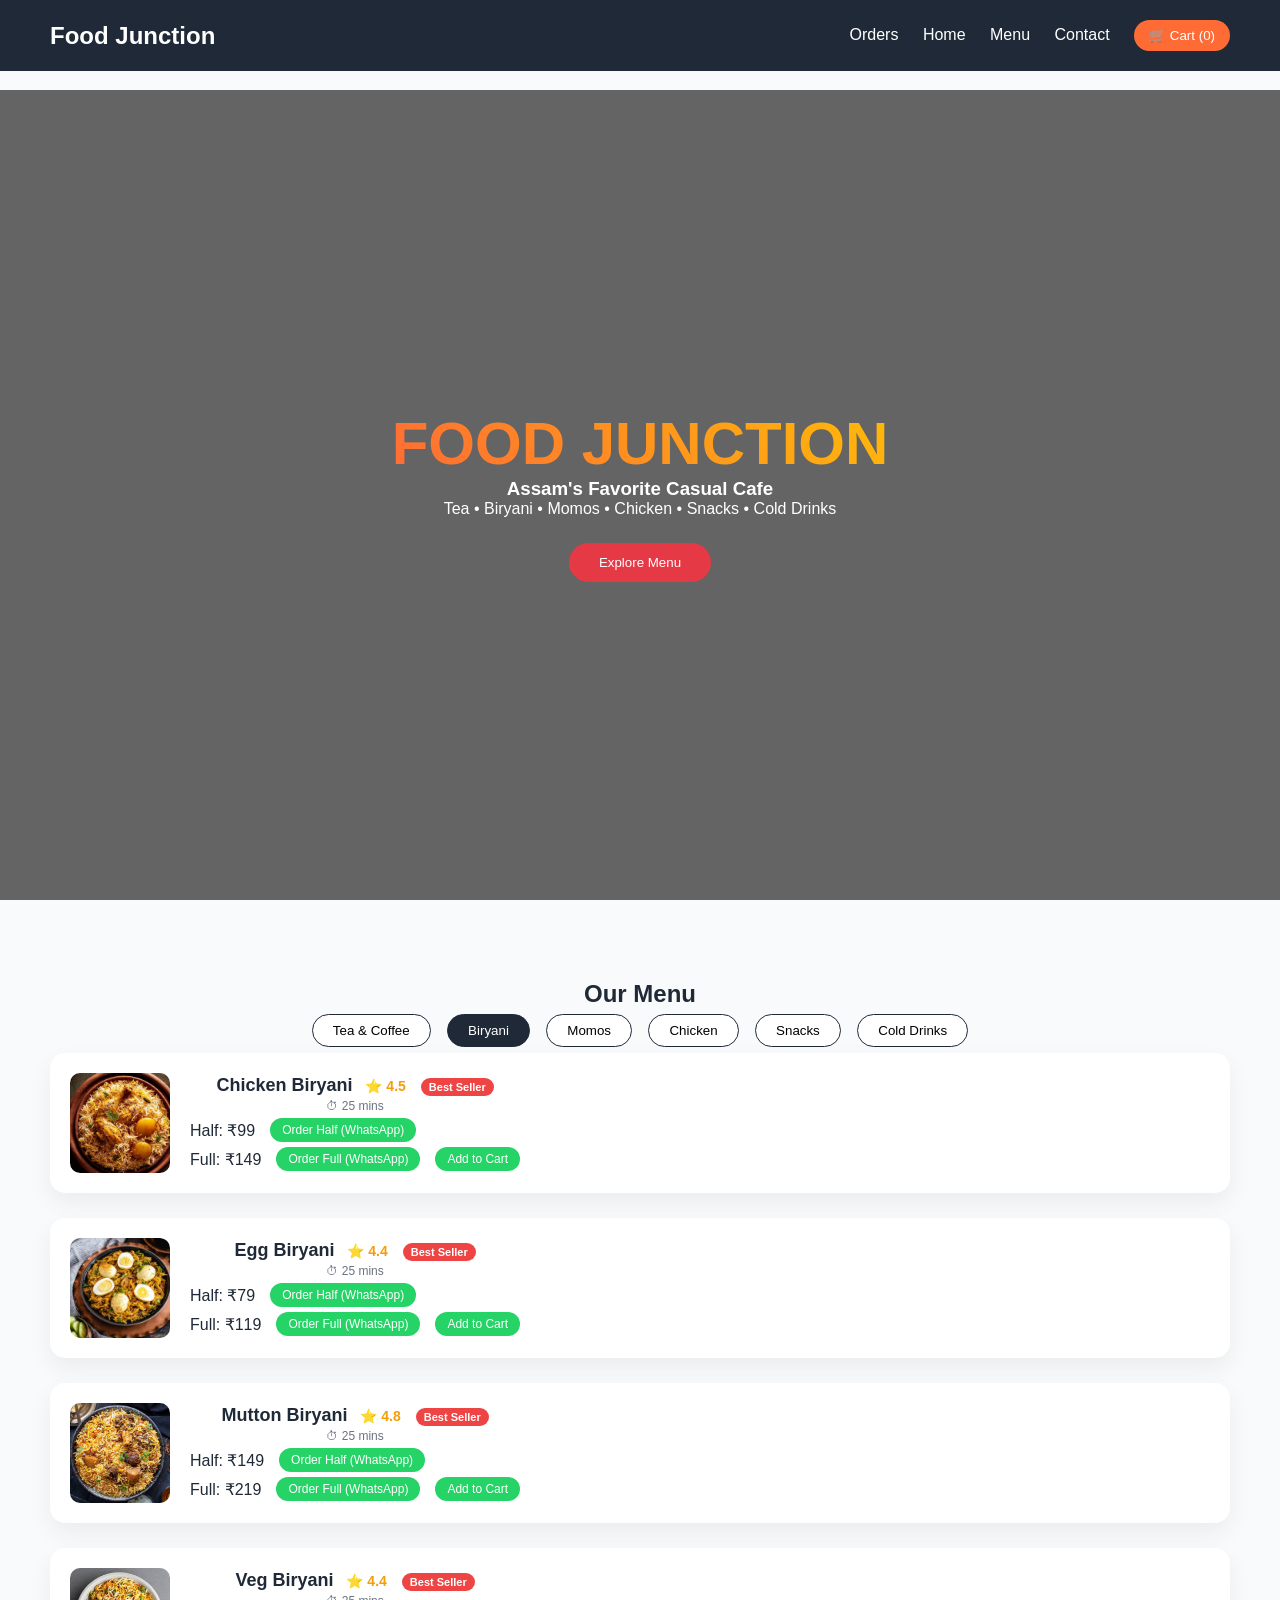
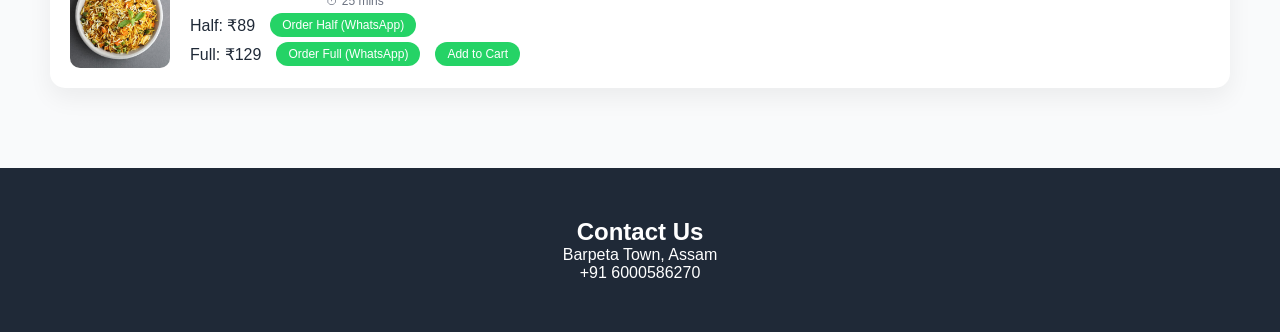
<file: index.html>
<!DOCTYPE html>
<html lang="en">
<head>
    <meta charset="UTF-8">
    <title>Food Junction</title>
    <meta name="viewport" content="width=device-width, initial-scale=1.0">
    <link rel="stylesheet" href="style.css">
</head>
<body>

<header>
    <h2 class="logo">Food Junction</h2>
    <nav>
        <a href="orders.html">Orders</a>
        <a href="#">Home</a>
        <a href="#menu">Menu</a>
        <a href="#contact">Contact</a>
        <button id="cartBtn" class="cart-btn">
    🛒 Cart (<span id="cart-count">0</span>)
</button>

    </nav>
</header>

<section class="hero">
    <div class="hero-text">
        <h1 class="brand-name">FOOD JUNCTION</h1>
        <h3>Assam's Favorite Casual Cafe</h3>
        <p>Tea • Biryani • Momos • Chicken • Snacks • Cold Drinks</p>
        <button id="exploreBtn">Explore Menu</button>
    </div>
</section>

<section id="menu" class="menu-section">

    <h2>Our Menu</h2>

    <div class="categories">
        <button data-category="tea">Tea & Coffee</button>
        <button data-category="biryani">Biryani</button>
        <button data-category="momo">Momos</button>
        <button data-category="chicken">Chicken</button>
        <button data-category="snacks">Snacks</button>
        <button data-category="drinks">Cold Drinks</button>
    </div>

    <div id="menu-items" class="menu-items"></div>

</section>

<section id="contact" class="contact">
    <h2>Contact Us</h2>
    <p>Barpeta Town, Assam</p>
    <p>+91 6000586270</p>
</section>

<div id="cartModal" class="cart-modal">
    <div class="cart-content">
        <h2>Your Cart</h2>
        <div id="cart-items"></div>

        <div class="checkout-form">
    <input type="text" id="custName" placeholder="Your Name" required>
    <input type="text" id="custPhone" placeholder="Phone Number" required>
    <textarea id="custAddress" placeholder="Delivery Address" required></textarea>
</div>


        <h3>Total: ₹<span id="cart-total">0</span></h3>

        <button id="checkoutBtn" class="checkout-btn">Proceed to Payment</button>
        <button id="closeCart" class="close-btn">Close</button>
    </div>
</div>

<script src="script.js"></script>



</body>
</html>
</file>
<file: style.css>
* {
    margin: 0;
    padding: 0;
    box-sizing: border-box;
}

body {
    font-family: Arial, sans-serif;
    background: #f9fafb;
    color: #1f2937;
    padding-top: 90px;
}

/* HEADER */
header {
    position: fixed;
    width: 100%;
    top: 0;
    left: 0;
    display: flex;
    justify-content: space-between;
    align-items: center;
    padding: 20px 50px;
    background: #1f2937;
    color: white;
    z-index: 1000;
}

header nav a {
    margin-left: 20px;
    text-decoration: none;
    color: white;
}

header nav a:hover {
    color: #fbbf24;
}

/* HERO */
.hero {
    height: 90vh;
    background: linear-gradient(rgba(0,0,0,0.6), rgba(0,0,0,0.6)),
    url("https://images.unsplash.com/photo-1550547660-d9450f859349")
    center/cover no-repeat;
    display: flex;
    justify-content: center;
    align-items: center;
    text-align: center;
    color: white;
}

.brand-name {
    font-size: 60px;
    font-weight: 800;
    background: linear-gradient(45deg, #ff6b35, #ffba08);
    -webkit-background-clip: text;
    -webkit-text-fill-color: transparent;
}

.hero button {
    margin-top: 25px;
    padding: 12px 30px;
    background: #e63946;
    border: none;
    color: white;
    border-radius: 30px;
    cursor: pointer;
}

/* MENU */
.menu-section {
    padding: 80px 50px;
    text-align: center;
}

.categories button {
    margin: 6px;
    padding: 8px 20px;
    border: 1px solid #1f2937;
    background: white;
    cursor: pointer;
    border-radius: 20px;
}

.categories button.active {
    background: #1f2937;
    color: white;
}

.menu-items {
    display: flex;
    flex-direction: column;
    gap: 25px;
}

.menu-row {
    display: flex;
    align-items: center;
    gap: 20px;
    padding: 20px;
    border-radius: 15px;
    background: white;
    box-shadow: 0 10px 25px rgba(0,0,0,0.06);
}

.menu-row img {
    width: 100px;
    height: 100px;
    object-fit: cover;
    border-radius: 10px;
}

.item-name {
    font-size: 18px;
    font-weight: 600;
}

.price-row {
    display: flex;
    align-items: center;
    gap: 15px;
    margin-top: 5px;
}

.order-btn {
    background: #25D366;
    color: white;
    padding: 5px 12px;
    border-radius: 20px;
    font-size: 12px;
    text-decoration: none;
}

.contact {
    padding: 50px;
    background: #1f2937;
    color: white;
    text-align: center;
}

/* MOBILE */
@media (max-width: 768px) {
    header {
        flex-direction: column;
        padding: 15px 20px;
    }

    .brand-name {
        font-size: 40px;
    }

    .menu-section {
        padding: 50px 20px;
    }

    .menu-row {
        flex-direction: column;
        align-items: flex-start;
    }

    .menu-row img {
        width: 100%;
        height: 180px;
    }
}
.rating {
    font-size: 14px;
    color: #f59e0b;
    margin-left: 8px;
}

.bestseller {
    background: #ef4444;
    color: white;
    font-size: 11px;
    padding: 3px 8px;
    border-radius: 12px;
    margin-left: 10px;
}

.delivery-time {
    font-size: 12px;
    color: #6b7280;
    margin-top: 3px;
}

.cart-btn {
    background: #ff6b35;
    color: white;
    border: none;
    padding: 8px 15px;
    border-radius: 20px;
    cursor: pointer;
    margin-left: 20px;
}

.cart-modal {
    display: none;
    position: fixed;
    inset: 0;
    background: rgba(0,0,0,0.6);
    justify-content: center;
    align-items: center;
    z-index: 2000;
}

.cart-content {
    background: white;
    width: 90%;
    max-width: 500px;
    padding: 25px;
    border-radius: 15px;
}

.checkout-btn {
    background: #25D366;
    color: white;
    border: none;
    padding: 10px 20px;
    margin-top: 15px;
    border-radius: 20px;
    cursor: pointer;
}

.close-btn {
    margin-left: 10px;
    padding: 10px 20px;
    border: none;
    border-radius: 20px;
    cursor: pointer;
}
.checkout-form {
    margin: 15px 0;
    display: flex;
    flex-direction: column;
    gap: 10px;
}

.checkout-form input,
.checkout-form textarea {
    padding: 8px;
    border-radius: 8px;
    border: 1px solid #ccc;
}
</file>
